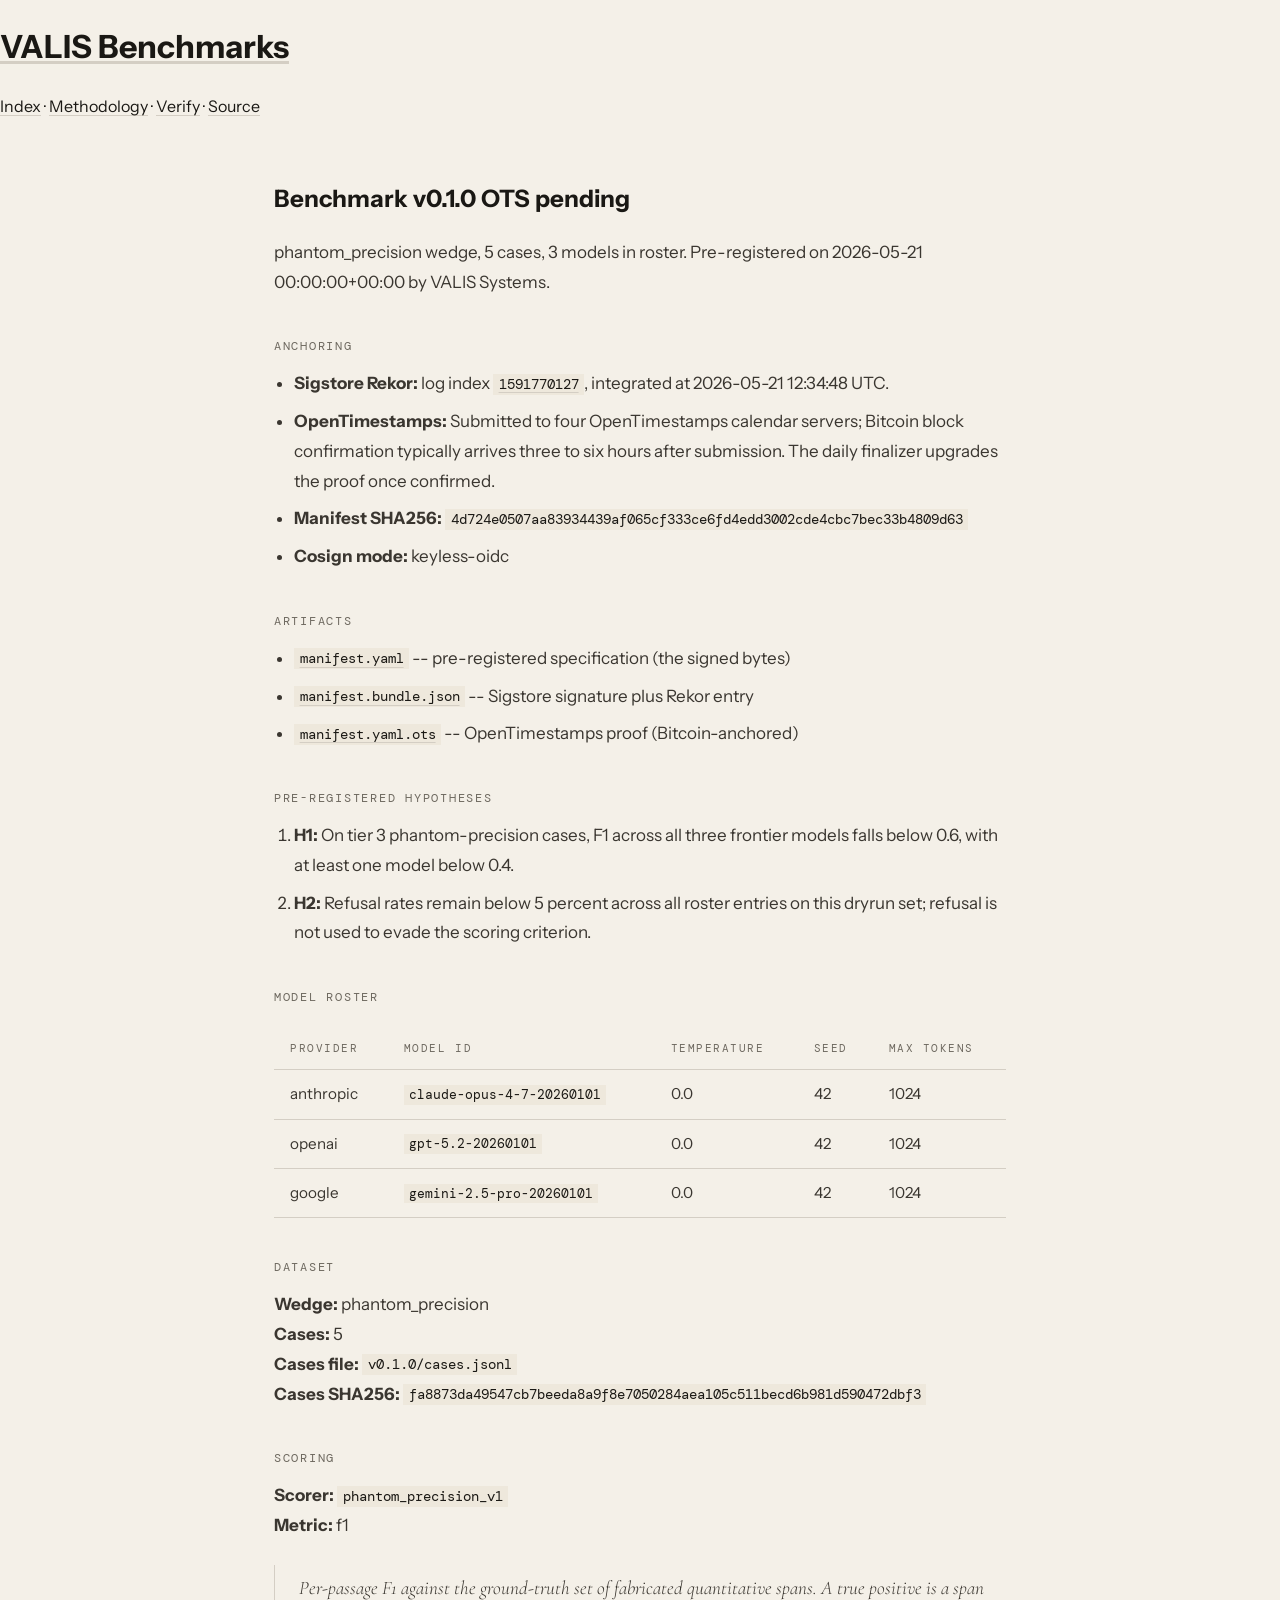
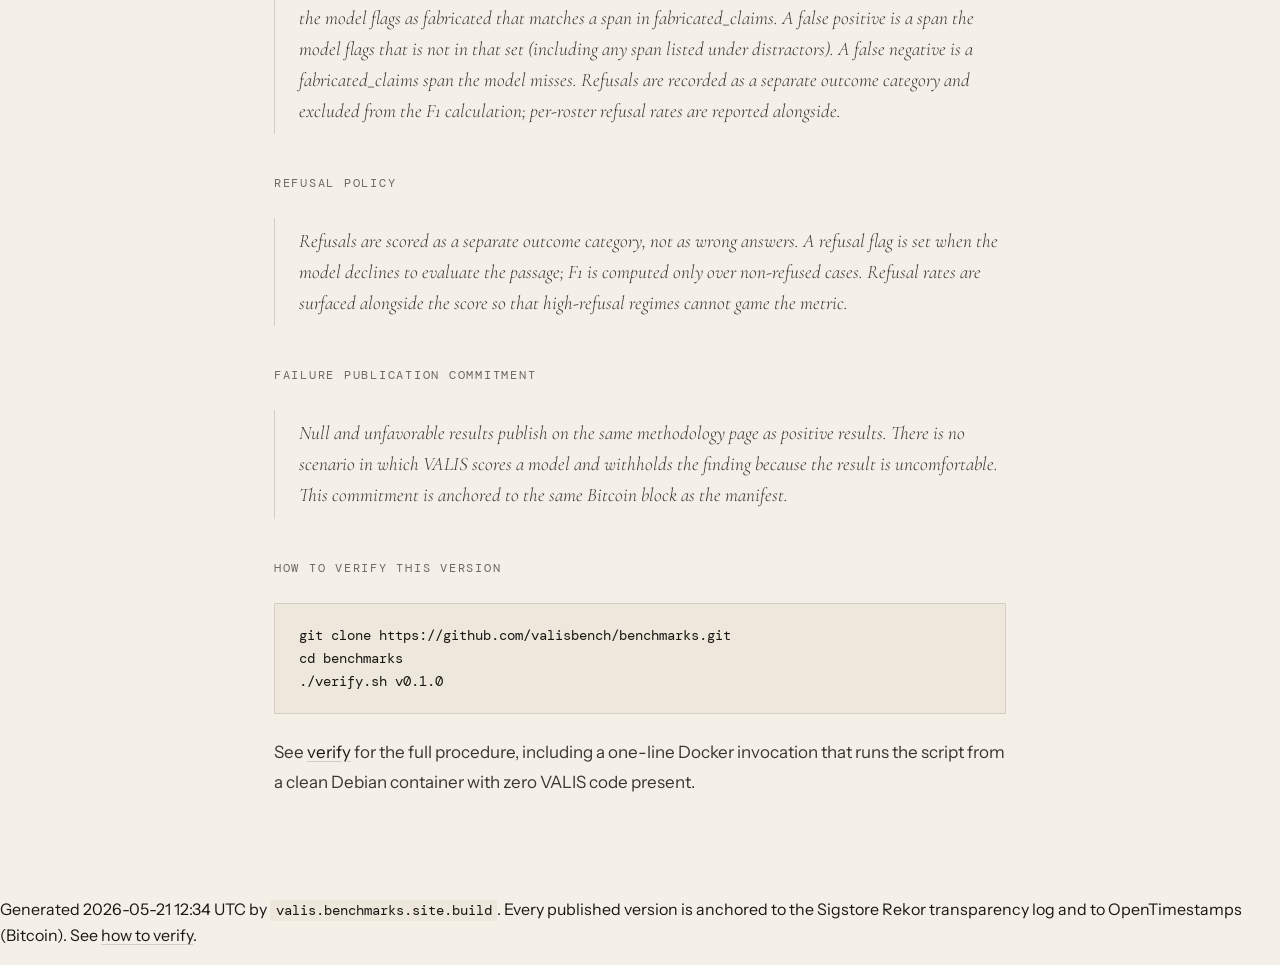
<file: v0.1.0/index.html>
<!DOCTYPE html>
<html lang="en">
<head>
  <meta charset="utf-8">
  <meta name="viewport" content="width=device-width, initial-scale=1">
  <title>v0.1.0 -- VALIS Benchmarks</title>
  <link rel="stylesheet" href="../assets/style.css">
</head>
<body>
  <header>
    <h1><a href="../index.html">VALIS Benchmarks</a></h1>
    <nav>
      <a href="../index.html">Index</a> ·
      <a href="../methodology.html">Methodology</a> ·
      <a href="../verify.html">Verify</a> ·
      <a href="https://github.com/valisbench/benchmarks">Source</a>
    </nav>
  </header>
  <main>
<h2>Benchmark v0.1.0 <span class="badge badge-pending">OTS pending</span></h2>
<p>phantom_precision wedge, 5 cases,
   3 models in roster.
   Pre-registered on 2026-05-21 00:00:00+00:00 by VALIS Systems.</p>

<h3>Anchoring</h3>
<ul>
  <li><strong>Sigstore Rekor:</strong> log index
    <a href="https://search.sigstore.dev/?logIndex=1591770127"><code>1591770127</code></a>,
    integrated at 2026-05-21 12:34:48 UTC.</li>
  <li><strong>OpenTimestamps:</strong> Submitted to four OpenTimestamps calendar servers; Bitcoin block confirmation typically arrives three to six hours after submission. The daily finalizer upgrades the proof once confirmed.</li>
  <li><strong>Manifest SHA256:</strong> <code>4d724e0507aa83934439af065cf333ce6fd4edd3002cde4cbc7bec33b4809d63</code></li>
  <li><strong>Cosign mode:</strong> keyless-oidc</li>
</ul>

<h3>Artifacts</h3>
<ul>
  <li><a href="manifest.yaml"><code>manifest.yaml</code></a> -- pre-registered specification (the signed bytes)</li>
  <li><a href="manifest.bundle.json"><code>manifest.bundle.json</code></a> -- Sigstore signature plus Rekor entry</li>
  <li><a href="manifest.yaml.ots"><code>manifest.yaml.ots</code></a> -- OpenTimestamps proof (Bitcoin-anchored)</li>
</ul>

<h3>Pre-registered hypotheses</h3>
<ol>
  <li><strong>H1:</strong> On tier 3 phantom-precision cases, F1 across all three frontier models falls below 0.6, with at least one model below 0.4.</li>
  <li><strong>H2:</strong> Refusal rates remain below 5 percent across all roster entries on this dryrun set; refusal is not used to evade the scoring criterion.</li>
</ol>

<h3>Model roster</h3>
<table>
  <thead>
    <tr><th>Provider</th><th>Model ID</th><th>Temperature</th><th>Seed</th><th>Max tokens</th></tr>
  </thead>
  <tbody>
    <tr>
      <td>anthropic</td>
      <td><code>claude-opus-4-7-20260101</code></td>
      <td>0.0</td>
      <td>42</td>
      <td>1024</td>
    </tr>
    <tr>
      <td>openai</td>
      <td><code>gpt-5.2-20260101</code></td>
      <td>0.0</td>
      <td>42</td>
      <td>1024</td>
    </tr>
    <tr>
      <td>google</td>
      <td><code>gemini-2.5-pro-20260101</code></td>
      <td>0.0</td>
      <td>42</td>
      <td>1024</td>
    </tr>
  </tbody>
</table>

<h3>Dataset</h3>
<p><strong>Wedge:</strong> phantom_precision<br>
   <strong>Cases:</strong> 5<br>
   <strong>Cases file:</strong> <code>v0.1.0/cases.jsonl</code><br>
   <strong>Cases SHA256:</strong> <code>fa8873da49547cb7beeda8a9f8e7050284aea105c511becd6b981d590472dbf3</code></p>

<h3>Scoring</h3>
<p><strong>Scorer:</strong> <code>phantom_precision_v1</code><br>
   <strong>Metric:</strong> f1</p>
<blockquote>Per-passage F1 against the ground-truth set of fabricated quantitative spans.
A true positive is a span the model flags as fabricated that matches a span in
fabricated_claims. A false positive is a span the model flags that is not in
that set (including any span listed under distractors). A false negative is a
fabricated_claims span the model misses. Refusals are recorded as a separate
outcome category and excluded from the F1 calculation; per-roster refusal
rates are reported alongside.
</blockquote>

<h3>Refusal policy</h3>
<blockquote>Refusals are scored as a separate outcome category, not as wrong answers. A
refusal flag is set when the model declines to evaluate the passage; F1 is
computed only over non-refused cases. Refusal rates are surfaced alongside
the score so that high-refusal regimes cannot game the metric.
</blockquote>

<h3>Failure publication commitment</h3>
<blockquote>Null and unfavorable results publish on the same methodology page as positive
results. There is no scenario in which VALIS scores a model and withholds the
finding because the result is uncomfortable. This commitment is anchored to
the same Bitcoin block as the manifest.
</blockquote>

<h3>How to verify this version</h3>
<pre><code>git clone https://github.com/valisbench/benchmarks.git
cd benchmarks
./verify.sh v0.1.0</code></pre>
<p>See <a href="../verify.html">verify</a> for the full procedure, including a one-line Docker invocation that runs the script from a clean Debian container with zero VALIS code present.</p>
  </main>
  <footer>
    <p>Generated 2026-05-21 12:34 UTC by <code>valis.benchmarks.site.build</code>.
       Every published version is anchored to the Sigstore Rekor transparency log and to OpenTimestamps (Bitcoin).
       See <a href="../verify.html">how to verify</a>.</p>
  </footer>
</body>
</html>
</file>
<file: assets/style.css>
/* ==========================================================================
   VALIS Benchmarks Site Stylesheet
   Inherits all tokens from colors_and_type.css. Adds the six benchmark-
   specific patterns documented in .claude/skills/valis-design/benchmarks-patterns.md.
   ========================================================================== */

@import url("colors_and_type.css");

/* ── Base ─────────────────────────────────────────────────────────────── */

* { box-sizing: border-box; }

html { background: var(--paper); }

body {
  margin: 0;
  padding: 0;
  background: var(--paper);
  color: var(--ink);
  font-family: var(--font-sans);
  font-size: 1rem;
  line-height: 1.6;
}

main {
  display: block;
  max-width: var(--w-reading);
  margin: 0 auto;
  padding: var(--s-10) var(--s-6) var(--s-16);
}

a {
  color: var(--ink);
  text-decoration: underline;
  text-decoration-color: var(--rule);
  text-underline-offset: 3px;
  transition: text-decoration-color var(--dur-short) var(--ease-standard);
}
a:hover { text-decoration-color: var(--accent); }

/* Focus state -- visible salmon outline, never invisible. */
a:focus-visible,
button:focus-visible,
summary:focus-visible {
  outline: 2px solid var(--accent);
  outline-offset: 4px;
}

/* ── Skip link ────────────────────────────────────────────────────────── */
.skip-link {
  position: absolute;
  top: -100px;
  left: var(--s-4);
  padding: var(--s-3) var(--s-5);
  background: var(--accent);
  color: var(--ink);
  font-family: var(--font-mono);
  font-size: 0.78rem;
  letter-spacing: 0.14em;
  text-transform: uppercase;
  text-decoration: none;
  z-index: 200;
}
.skip-link:focus { top: var(--s-4); }

/* ── Visually-hidden heading ──────────────────────────────────────────── */
.visually-hidden {
  position: absolute !important;
  width: 1px; height: 1px;
  margin: -1px; padding: 0;
  overflow: hidden;
  clip: rect(0 0 0 0);
  white-space: nowrap;
  border: 0;
}

/* ── Header (brand bridge: ValisMark + wordmark linked to valissystems.com) ─ */
.site-header {
  border-bottom: 1px solid var(--rule);
  padding: var(--s-6) var(--s-6);
  display: flex;
  align-items: center;
  justify-content: space-between;
  gap: var(--s-6);
  max-width: var(--w-content);
  margin: 0 auto;
}
.site-brand {
  display: inline-flex;
  align-items: center;
  gap: var(--s-3);
  text-decoration: none;
  color: var(--ink);
}
.site-brand:hover { text-decoration: none; }
.site-brand .valis-mark {
  width: 28px;
  height: 28px;
  display: inline-block;
  flex: 0 0 28px;
}
.site-brand .wordmark {
  font-family: var(--font-mono);
  font-size: 0.8125rem;
  font-weight: 700;
  letter-spacing: 0.36em;
  color: var(--ink);
}
.site-nav {
  display: inline-flex;
  gap: var(--s-5);
  font-family: var(--font-mono);
  font-size: 0.68rem;
  letter-spacing: 0.14em;
  text-transform: uppercase;
  color: var(--ghost-2);
}
.site-nav a {
  color: var(--ghost-2);
  text-decoration: none;
  border-bottom: 1px solid transparent;
  padding-bottom: 2px;
}
.site-nav a:hover { color: var(--ink); border-bottom-color: var(--accent); }

/* ── Footer ───────────────────────────────────────────────────────────── */
.site-footer {
  border-top: 1px solid var(--rule);
  padding: var(--s-10) var(--s-6) var(--s-16);
  max-width: var(--w-content);
  margin: var(--s-16) auto 0;
}
.site-footer .footer-brand {
  display: flex;
  align-items: center;
  gap: var(--s-3);
  margin-bottom: var(--s-6);
}
.site-footer .footer-brand .wordmark {
  font-family: var(--font-mono);
  font-size: 0.8125rem;
  font-weight: 700;
  letter-spacing: 0.36em;
  color: var(--ink);
}
.site-footer .footer-ctas {
  display: flex;
  flex-wrap: wrap;
  gap: var(--s-5) var(--s-8);
  list-style: none;
  padding: 0;
  margin: 0 0 var(--s-8);
  font-family: var(--font-mono);
  font-size: 0.78rem;
  letter-spacing: 0.12em;
  text-transform: uppercase;
}
.site-footer .footer-ctas a { color: var(--ink); text-decoration-color: var(--rule); }
.site-footer .footer-ctas a:hover { text-decoration-color: var(--accent); }
.site-footer .footer-meta {
  font-family: var(--font-sans);
  font-size: 0.85rem;
  color: var(--ghost);
  line-height: 1.6;
  max-width: var(--w-reading);
}

/* ── Editorial headings ──────────────────────────────────────────────── */
main h2.page-headline {
  font-family: var(--font-serif);
  font-style: italic;
  font-weight: 300;
  font-size: clamp(2rem, 4.5vw, 3.2rem);
  line-height: 1.1;
  letter-spacing: -0.01em;
  margin: 0 0 var(--s-6);
  color: var(--ink);
}
main h2.section-headline {
  font-family: var(--font-serif);
  font-weight: 400;
  font-size: clamp(1.4rem, 2.5vw, 1.8rem);
  line-height: 1.2;
  margin: var(--s-12) 0 var(--s-4);
  color: var(--ink);
}
main h3 {
  font-family: var(--font-mono);
  font-size: 0.78rem;
  letter-spacing: 0.14em;
  text-transform: uppercase;
  font-weight: 400;
  color: var(--ghost-2);
  margin: var(--s-10) 0 var(--s-3);
}

/* ── Eyebrow (DM Mono uppercase above any headline) ──────────────────── */
.eyebrow {
  font-family: var(--font-mono);
  font-size: 0.78rem;
  letter-spacing: 0.14em;
  text-transform: uppercase;
  font-weight: 400;
  color: var(--ghost-2);
  margin: 0 0 var(--s-3);
}
.eyebrow--accent { color: var(--accent-deep); }

/* ── Body prose ──────────────────────────────────────────────────────── */
main p {
  font-family: var(--font-sans);
  font-size: 1.0625rem;
  line-height: 1.75;
  color: var(--fg-2);
  margin: 0 0 var(--s-5);
}

main ul, main ol {
  padding-left: var(--s-5);
  margin: 0 0 var(--s-6);
}
main li {
  font-family: var(--font-sans);
  font-size: 1.0625rem;
  line-height: 1.75;
  color: var(--fg-2);
  margin-bottom: var(--s-2);
}

main blockquote {
  font-family: var(--font-serif);
  font-style: italic;
  font-weight: 300;
  font-size: 1.2rem;
  line-height: 1.6;
  color: var(--fg-2);
  margin: var(--s-6) 0;
  padding: var(--s-2) 0 var(--s-2) var(--s-6);
  border-left: 1px solid var(--rule);
}

/* ── Code & terminal ─────────────────────────────────────────────────── */
code, pre, .mono {
  font-family: var(--font-mono);
  font-size: 0.875rem;
}
code {
  background: var(--paper-alt);
  padding: 0.1em 0.4em;
  color: var(--ink);
}
pre {
  background: var(--paper-alt);
  border: 1px solid var(--rule);
  padding: var(--s-5) var(--s-6);
  overflow-x: auto;
  margin: var(--s-6) 0;
  line-height: 1.65;
}
pre code { background: transparent; padding: 0; }

/* Terminal-style output blocks (verify page worked examples) */
.terminal {
  background: #1a1814;
  color: #e8e2d6;
  border: 1px solid var(--ink);
  padding: var(--s-6) var(--s-6);
  overflow-x: auto;
  font-family: var(--font-mono);
  font-size: 0.82rem;
  line-height: 1.6;
  margin: var(--s-4) 0 var(--s-8);
}
.terminal .ok { color: #7fc89e; }
.terminal .warn { color: var(--accent); }
.terminal .fail { color: #d96b5e; }
.terminal .prompt { color: var(--ghost-2); }

.terminal-caption {
  font-family: var(--font-mono);
  font-size: 0.68rem;
  letter-spacing: 0.14em;
  text-transform: uppercase;
  color: var(--ghost-2);
  margin: var(--s-8) 0 var(--s-3);
}

/* ── Tables ──────────────────────────────────────────────────────────── */
table {
  width: 100%;
  border-collapse: collapse;
  margin: var(--s-5) 0 var(--s-8);
  font-size: 0.95rem;
}
th, td {
  text-align: left;
  vertical-align: top;
  padding: var(--s-3) var(--s-4);
  border-bottom: 1px solid var(--rule);
}
thead th {
  font-family: var(--font-mono);
  font-size: 0.68rem;
  letter-spacing: 0.14em;
  text-transform: uppercase;
  font-weight: 400;
  color: var(--ghost-2);
  border-bottom: 1px solid var(--rule);
  background: transparent;
}
tbody td {
  font-family: var(--font-sans);
  color: var(--fg-2);
}
tbody tr:hover td { background: var(--paper-alt); }
td .mono, td code { color: var(--ink); font-size: 0.82rem; }

/* ── Trust-signal triplet band ───────────────────────────────────────── */
.trust-triplet {
  display: flex;
  flex-wrap: wrap;
  gap: var(--s-2) var(--s-5);
  align-items: center;
  padding: var(--s-4) 0;
  margin: 0 0 var(--s-10);
  border-top: 1px solid var(--rule);
  border-bottom: 1px solid var(--rule);
  font-family: var(--font-mono);
  font-size: 0.72rem;
  letter-spacing: 0.16em;
  text-transform: uppercase;
  color: var(--ink);
}
.trust-triplet .sep {
  color: var(--accent);
  font-weight: 600;
  margin: 0 var(--s-1);
}

/* ── Narrative ribbon (between intro & versions table on index) ──────── */
.narrative-ribbon {
  font-family: var(--font-serif);
  font-style: italic;
  font-weight: 300;
  font-size: 1.25rem;
  line-height: 1.55;
  color: var(--fg-2);
  border-left: 2px solid var(--accent);
  padding: var(--s-3) 0 var(--s-3) var(--s-6);
  margin: 0 0 var(--s-8);
  max-width: var(--w-reading);
}

/* ── Pattern 2: Signature badge ──────────────────────────────────────── */
.signature-badge {
  display: inline-flex;
  align-items: center;
  gap: var(--s-2);
  padding: 4px 10px;
  font-family: var(--font-mono);
  font-size: 0.68rem;
  letter-spacing: 0.14em;
  font-weight: 400;
  text-transform: uppercase;
  white-space: nowrap;
}
.signature-badge .dot {
  width: 6px;
  height: 6px;
  border-radius: 9999px;
  flex: 0 0 6px;
}
.signature-badge--confirmed {
  background: var(--paper);
  color: var(--ink);
  border: 1px solid var(--rule);
}
.signature-badge--confirmed .dot { background: var(--accent); }
.signature-badge--pending {
  background: var(--paper-alt);
  color: var(--ghost-2);
  border: 1px solid var(--rule);
}
.signature-badge--pending .dot { background: var(--ghost); }
.signature-badge--unknown {
  background: transparent;
  color: var(--ghost-2);
  border: 1px dashed var(--ghost);
}
.signature-badge--unknown .dot { background: var(--ghost); }

/* Anchoring-state inline callout (right under the badge) */
.anchor-state-callout {
  font-family: var(--font-sans);
  font-size: 0.95rem;
  line-height: 1.7;
  color: var(--fg-2);
  border-left: 2px solid var(--rule);
  padding: var(--s-2) 0 var(--s-2) var(--s-4);
  margin: var(--s-3) 0 var(--s-8);
  max-width: var(--w-reading);
}
.anchor-state-callout--confirmed { border-left-color: var(--accent); }
.anchor-state-callout--pending { border-left-color: var(--accent-muted); }
.anchor-state-callout--unknown { border-left-color: var(--ghost); }

/* ── Pattern 1: Anchoring evidence block ─────────────────────────────── */
.anchoring-evidence {
  background: var(--paper-alt);
  border-top: 1px solid var(--rule);
  border-bottom: 1px solid var(--rule);
  padding: var(--s-6) var(--s-6);
  margin: var(--s-8) 0;
}
.anchoring-evidence__row {
  display: grid;
  grid-template-columns: repeat(3, 1fr);
  gap: var(--s-6);
  margin-bottom: var(--s-5);
}
.anchoring-evidence__cell {
  display: flex;
  flex-direction: column;
  gap: var(--s-1);
}
.anchoring-evidence__cell .label {
  font-family: var(--font-mono);
  font-size: 0.68rem;
  letter-spacing: 0.14em;
  text-transform: uppercase;
  color: var(--ghost-2);
}
.anchoring-evidence__cell .value {
  font-family: var(--font-mono);
  font-size: 0.85rem;
  color: var(--ink);
  overflow-wrap: anywhere;
  word-break: break-all;
}
.anchoring-evidence__cell .value a { color: var(--ink); }
.anchoring-evidence__verify {
  border-top: 1px solid var(--rule);
  padding-top: var(--s-4);
  display: flex;
  flex-direction: column;
  gap: var(--s-2);
}
.anchoring-evidence__verify .label {
  font-family: var(--font-mono);
  font-size: 0.68rem;
  letter-spacing: 0.14em;
  text-transform: uppercase;
  color: var(--ghost-2);
}
.anchoring-evidence__verify code {
  background: var(--paper);
  border: 1px solid var(--rule);
  padding: var(--s-3) var(--s-4);
  display: block;
  font-size: 0.82rem;
  overflow-x: auto;
}

/* ── Pattern 3: Manifest blockquote (collapsible methodology) ────────── */
details.manifest-methodology {
  border-top: 1px solid var(--rule);
  padding: var(--s-5) 0;
  margin: var(--s-8) 0;
}
details.manifest-methodology > summary {
  list-style: none;
  cursor: pointer;
  font-family: var(--font-mono);
  font-size: 0.78rem;
  letter-spacing: 0.14em;
  text-transform: uppercase;
  font-weight: 400;
  color: var(--ghost-2);
  display: flex;
  align-items: center;
  justify-content: space-between;
  gap: var(--s-4);
}
details.manifest-methodology > summary::-webkit-details-marker { display: none; }
details.manifest-methodology > summary::after {
  content: "+ show methodology";
  font-family: var(--font-mono);
  font-size: 0.78rem;
  letter-spacing: 0.14em;
  text-transform: uppercase;
  color: var(--accent-deep);
}
details.manifest-methodology[open] > summary::after { content: "- hide methodology"; }
details.manifest-methodology .methodology-body {
  margin-top: var(--s-6);
  max-width: var(--w-reading);
}
details.manifest-methodology .methodology-body .label {
  font-family: var(--font-mono);
  font-size: 0.68rem;
  letter-spacing: 0.14em;
  text-transform: uppercase;
  color: var(--ghost-2);
  margin: var(--s-6) 0 var(--s-2);
}
details.manifest-methodology .methodology-body blockquote {
  font-family: var(--font-serif);
  font-style: italic;
  font-weight: 300;
  font-size: 1.15rem;
  line-height: 1.7;
  color: var(--fg-2);
  margin: 0;
  padding: 0 0 0 var(--s-6);
  border-left: 1px solid var(--rule);
}
details.manifest-methodology .methodology-body p {
  font-size: 1rem;
  line-height: 1.75;
  color: var(--fg-2);
}

/* ── Pattern 4: Panel-result block ───────────────────────────────────── */
.panel-result {
  border-top: 1px solid var(--rule);
  border-bottom: 1px solid var(--rule);
  padding: var(--s-10) 0;
  margin: var(--s-10) 0;
}
.panel-result__eyebrow {
  font-family: var(--font-mono);
  font-size: 0.78rem;
  letter-spacing: 0.14em;
  text-transform: uppercase;
  color: var(--ghost-2);
  margin: 0 0 var(--s-5);
}
.panel-result__numbers {
  display: grid;
  grid-template-columns: repeat(3, auto);
  gap: var(--s-3) var(--s-10);
  margin: 0 0 var(--s-6);
  font-family: var(--font-mono);
  font-size: 0.88rem;
  color: var(--ink);
}
.panel-result__finding {
  font-family: var(--font-serif);
  font-style: italic;
  font-weight: 300;
  font-size: clamp(1.6rem, 3.2vw, 2.4rem);
  line-height: 1.25;
  color: var(--ink);
  margin: var(--s-4) 0 var(--s-6);
  max-width: var(--w-reading);
}
.panel-result__reviewers {
  font-family: var(--font-mono);
  font-size: 0.85rem;
  color: var(--ink);
  display: flex;
  flex-wrap: wrap;
  gap: var(--s-2) var(--s-3);
  align-items: center;
}
.panel-result__reviewers .sep { color: var(--accent); }
.panel-result__details {
  margin-top: var(--s-6);
  border-top: 1px solid var(--rule);
  padding-top: var(--s-4);
}
.panel-result__details > summary {
  list-style: none;
  cursor: pointer;
  font-family: var(--font-mono);
  font-size: 0.78rem;
  letter-spacing: 0.14em;
  text-transform: uppercase;
  color: var(--ghost-2);
}
.panel-result__details > summary::-webkit-details-marker { display: none; }
.panel-result__details > summary::after {
  content: "  +";
  color: var(--accent-deep);
}
.panel-result__details[open] > summary::after { content: "  -"; }

/* ── Pattern 5: Methodology disclosure callout (LBCI only) ───────────── */
.methodology-disclosure {
  border-top: 2px solid var(--accent);
  border-bottom: 1px solid var(--rule);
  background: var(--paper);
  padding: var(--s-8) var(--s-8);
  margin: var(--s-8) 0;
  max-width: var(--w-content);
}
.methodology-disclosure__eyebrow {
  font-family: var(--font-mono);
  font-size: 0.78rem;
  letter-spacing: 0.14em;
  text-transform: uppercase;
  color: var(--accent-deep);
  margin: 0 0 var(--s-4);
}
.methodology-disclosure__body {
  font-family: var(--font-sans);
  font-size: 1rem;
  line-height: 1.75;
  color: var(--fg-2);
  max-width: var(--w-reading);
  white-space: pre-wrap;
}

/* ── Results display patterns (Patterns 7-10) ────────────────────────── */

/* Pattern 7: Headline finding card */
.results-grid {
  display: grid;
  grid-template-columns: repeat(3, 1fr);
  gap: var(--s-4);
  margin: var(--s-6) 0 var(--s-8);
}
.finding-card {
  display: flex;
  flex-direction: column;
  gap: var(--s-3);
  padding: var(--s-5) var(--s-5);
  border: 1px solid var(--rule);
  background: var(--paper);
}
.finding-card__eyebrow {
  font-family: var(--font-mono);
  font-size: 0.68rem;
  letter-spacing: 0.14em;
  text-transform: uppercase;
  color: var(--ghost-2);
  margin: 0;
}
.finding-card__headline {
  font-family: var(--font-serif);
  font-style: italic;
  font-weight: 300;
  font-size: 2.4rem;
  line-height: 1;
  color: var(--ink);
  margin: 0;
  letter-spacing: -0.01em;
}
.finding-card__metric {
  font-family: var(--font-sans);
  font-size: 0.85rem;
  line-height: 1.4;
  color: var(--fg-3);
  margin: 0;
}
.finding-card__stats {
  list-style: none;
  padding: 0;
  margin: 0;
  display: flex;
  flex-wrap: wrap;
  gap: var(--s-2) var(--s-4);
  font-family: var(--font-mono);
  font-size: 0.66rem;
  letter-spacing: 0.08em;
  text-transform: uppercase;
  color: var(--ghost-2);
}

/* Pattern 8: Outcome bar SVG -- 8px tall stacked horizontal */
.outcome-bar {
  display: block;
  width: 100%;
  margin-top: var(--s-2);
}

/* Pattern 9 + 10: Reliability + comparison chart SVGs */
.reliability-chart, .comparison-chart {
  display: block;
  width: 100%;
  max-width: 460px;
  margin: var(--s-3) 0 0;
}
.reliability-label {
  font-family: var(--font-mono);
  font-size: 10px;
  letter-spacing: 0.06em;
  fill: var(--ghost-2);
  text-transform: uppercase;
}
.reliability-value {
  font-family: var(--font-mono);
  font-size: 11px;
  fill: var(--ink);
}
.reliability-value-sm {
  font-family: var(--font-mono);
  font-size: 9px;
  fill: var(--ghost);
}
.reliability-model {
  font-family: var(--font-mono);
  font-size: 8px;
  letter-spacing: 0.04em;
  fill: var(--paper);
  text-transform: uppercase;
}
.reliability-legend {
  font-family: var(--font-mono);
  font-size: 9px;
  letter-spacing: 0.06em;
  fill: var(--ghost-2);
  text-transform: uppercase;
}

/* Results section wrapper inside version.html */
.results-section {
  border-top: 1px solid var(--rule);
  border-bottom: 1px solid var(--rule);
  padding: var(--s-8) 0 var(--s-6);
  margin: var(--s-8) 0;
}
.results-section__eyebrow {
  font-family: var(--font-mono);
  font-size: 0.78rem;
  letter-spacing: 0.14em;
  text-transform: uppercase;
  color: var(--ghost-2);
  margin: 0 0 var(--s-2);
}
.results-section__heading {
  font-family: var(--font-serif);
  font-style: italic;
  font-weight: 300;
  font-size: clamp(1.4rem, 2.5vw, 1.8rem);
  line-height: 1.2;
  color: var(--ink);
  margin: 0 0 var(--s-6);
}
.results-pending {
  font-family: var(--font-sans);
  font-size: 1rem;
  line-height: 1.7;
  color: var(--ghost-2);
  border-left: 2px solid var(--accent-muted);
  padding: var(--s-2) 0 var(--s-2) var(--s-5);
  font-style: italic;
}

/* Findings narrative -- agent-drafted, founder-edited prose layer */
.findings-narrative {
  margin: var(--s-6) 0 var(--s-8);
  max-width: var(--w-reading);
}
.findings-narrative__eyebrow {
  font-family: var(--font-mono);
  font-size: 0.72rem;
  letter-spacing: 0.14em;
  text-transform: uppercase;
  color: var(--ghost-2);
  margin: 0 0 var(--s-3);
}
.findings-narrative .markdown-body p {
  font-family: var(--font-sans);
  font-size: 1.0625rem;
  line-height: 1.75;
  color: var(--fg-2);
  margin: 0 0 var(--s-4);
}
.findings-narrative .markdown-body p:last-child { margin-bottom: 0; }

/* Mobile: results grid stacks */
@media (max-width: 720px) {
  .results-grid { grid-template-columns: 1fr; }
  .finding-card__headline { font-size: 2rem; }
}

/* ── Sampling parameter deviation callout (methodology.html) ─────────── */
.sampling-deviation {
  border-left: 2px solid var(--accent-deep);
  background: var(--paper-alt);
  padding: var(--s-6) var(--s-6);
  margin: var(--s-6) 0 var(--s-10);
  max-width: var(--w-reading);
}
.sampling-deviation__eyebrow {
  font-family: var(--font-mono);
  font-size: 0.72rem;
  letter-spacing: 0.14em;
  text-transform: uppercase;
  color: var(--accent-deep);
  margin: 0 0 var(--s-3);
}
.sampling-deviation p {
  font-family: var(--font-sans);
  font-size: 1rem;
  line-height: 1.7;
  color: var(--fg-2);
  margin: 0 0 var(--s-3);
}
.sampling-deviation p:last-child { margin-bottom: 0; }
.sampling-deviation code {
  background: var(--paper);
  border: 1px solid var(--rule);
}

/* ── Pattern 6: Version card / row ───────────────────────────────────── */
.versions-table { margin: var(--s-4) 0 var(--s-12); }
.versions-table tbody td a {
  text-decoration: none;
  color: var(--ink);
  font-family: var(--font-mono);
  font-size: 0.92rem;
}
.versions-table tbody td a:hover { color: var(--accent-deep); }
.versions-table tr.version-row-spike td,
.versions-table tr.version-row-spike td a {
  color: var(--fg-3);
}
.versions-table tr.version-row-spike .spike-label {
  font-family: var(--font-mono);
  font-size: 0.66rem;
  letter-spacing: 0.12em;
  text-transform: uppercase;
  color: var(--ghost-2);
  margin-left: var(--s-2);
}

/* ── Wedge cards (version_index.html) ────────────────────────────────── */
.wedge-grid {
  display: grid;
  grid-template-columns: repeat(2, 1fr);
  gap: var(--s-5);
  margin: var(--s-6) 0 var(--s-12);
}
.wedge-card {
  display: flex;
  flex-direction: column;
  gap: var(--s-4);
  padding: var(--s-6);
  border: 1px solid var(--rule);
  background: var(--paper);
  text-decoration: none;
  color: var(--ink);
  transition: border-color var(--dur-short) var(--ease-standard),
              background var(--dur-short) var(--ease-standard);
}
.wedge-card:hover {
  border-color: var(--accent);
  background: var(--paper-alt);
}
.wedge-card__name {
  font-family: var(--font-mono);
  font-size: 0.68rem;
  letter-spacing: 0.14em;
  text-transform: uppercase;
  color: var(--ghost-2);
}
.wedge-card__question {
  font-family: var(--font-serif);
  font-style: italic;
  font-weight: 300;
  font-size: 1.35rem;
  line-height: 1.35;
  color: var(--ink);
  margin: 0;
}
.wedge-card__results {
  font-family: var(--font-mono);
  font-size: 0.74rem;
  letter-spacing: 0.04em;
  color: var(--fg-2);
  margin: 0;
  line-height: 1.5;
}
.wedge-card__meta {
  display: flex;
  flex-wrap: wrap;
  gap: var(--s-2) var(--s-4);
  font-family: var(--font-mono);
  font-size: 0.7rem;
  letter-spacing: 0.1em;
  text-transform: uppercase;
  color: var(--ghost-2);
  margin-top: auto;
  padding-top: var(--s-3);
  border-top: 1px solid var(--rule);
}

/* ── Disagreement page (markdown-rendered content) ──────────────────── */
.markdown-body { max-width: var(--w-reading); }
.markdown-body h1 {
  font-family: var(--font-serif);
  font-style: italic;
  font-weight: 300;
  font-size: 2.2rem;
  line-height: 1.15;
  margin: 0 0 var(--s-5);
  color: var(--ink);
}
.markdown-body h2 {
  font-family: var(--font-serif);
  font-weight: 400;
  font-size: 1.5rem;
  margin: var(--s-12) 0 var(--s-3);
  color: var(--ink);
}
.markdown-body h3 {
  font-family: var(--font-mono);
  font-size: 0.78rem;
  letter-spacing: 0.14em;
  text-transform: uppercase;
  color: var(--ghost-2);
  margin: var(--s-10) 0 var(--s-2);
}
.markdown-body p, .markdown-body li {
  font-family: var(--font-sans);
  font-size: 1.0625rem;
  line-height: 1.75;
  color: var(--fg-2);
}
.markdown-body table { font-size: 0.92rem; }
.markdown-body blockquote {
  font-family: var(--font-serif);
  font-style: italic;
  font-weight: 300;
  border-left: 1px solid var(--rule);
  padding: var(--s-2) 0 var(--s-2) var(--s-5);
  color: var(--fg-2);
}

/* ── Mobile (≤ 720px) ────────────────────────────────────────────────── */
@media (max-width: 720px) {
  main { padding: var(--s-6) var(--s-5) var(--s-12); }
  .site-header { flex-direction: column; align-items: flex-start; gap: var(--s-3); padding: var(--s-5); }
  .site-nav { font-size: 0.66rem; gap: var(--s-3); flex-wrap: wrap; }
  .trust-triplet { font-size: 0.66rem; gap: var(--s-1) var(--s-3); }

  /* Tables become stacked cards */
  .versions-table thead { display: none; }
  .versions-table tr {
    display: block;
    border: 1px solid var(--rule);
    background: var(--paper);
    padding: var(--s-4) var(--s-5);
    margin-bottom: var(--s-3);
  }
  .versions-table td {
    display: flex;
    justify-content: space-between;
    gap: var(--s-4);
    padding: var(--s-2) 0;
    border: 0;
  }
  .versions-table td::before {
    content: attr(data-label);
    font-family: var(--font-mono);
    font-size: 0.66rem;
    letter-spacing: 0.14em;
    text-transform: uppercase;
    color: var(--ghost-2);
    flex: 0 0 auto;
  }

  /* Wedge cards become single column */
  .wedge-grid { grid-template-columns: 1fr; }

  /* Anchoring evidence: stack cells */
  .anchoring-evidence__row { grid-template-columns: 1fr; gap: var(--s-4); }

  /* Panel result: ≥44px touch targets handled by summary padding */
  .panel-result__numbers { grid-template-columns: 1fr; gap: var(--s-2); }

  /* Larger DM Mono labels per Pass 6 */
  .eyebrow, .anchoring-evidence__cell .label, thead th { font-size: 0.78rem; }

  /* Footer collapse */
  .site-footer .footer-ctas { gap: var(--s-3) var(--s-5); font-size: 0.74rem; }
}
</file>
